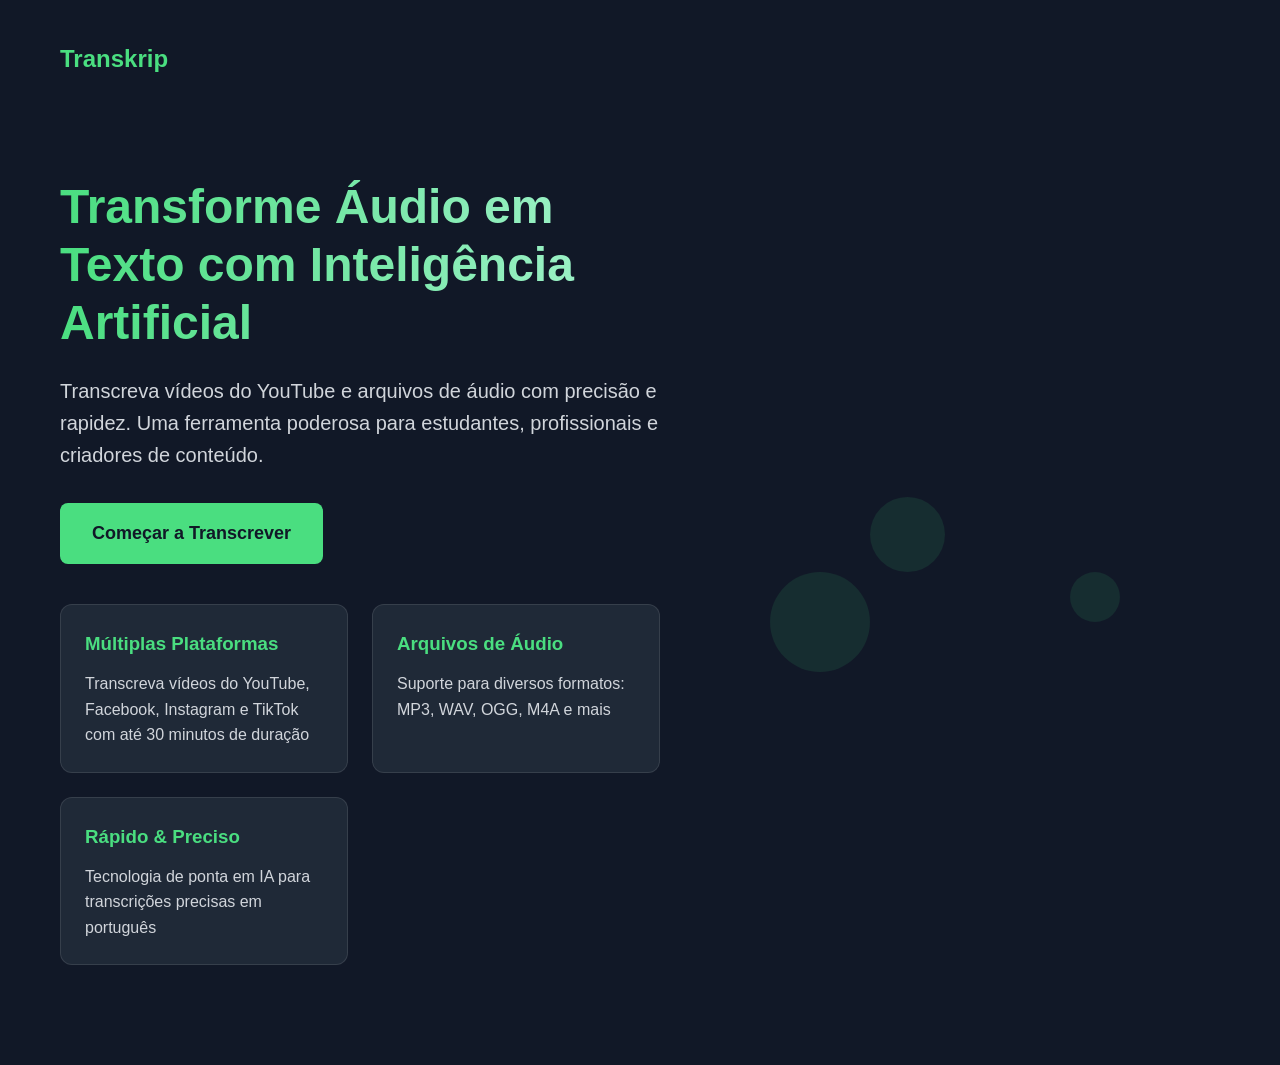
<file: templates/index.html>
<!DOCTYPE html>
<html lang="pt-BR">
<head>
    <meta charset="UTF-8">
    <meta name="viewport" content="width=device-width, initial-scale=1.0">
    <title>Transkrip - Transcrição Inteligente de Áudio</title>
    <style>
        :root {
            --primary-color: #4ADE80;
            --primary-hover: #22C55E;
            --bg-dark: #111827;
            --bg-card: #1F2937;
            --text-primary: #F9FAFB;
            --text-secondary: #D1D5DB;
        }

        * {
            margin: 0;
            padding: 0;
            box-sizing: border-box;
        }

        body {
            font-family: 'Inter', -apple-system, BlinkMacSystemFont, sans-serif;
            background-color: var(--bg-dark);
            color: var(--text-primary);
            line-height: 1.6;
        }

        .container {
            max-width: 1200px;
            margin: 0 auto;
            padding: 20px;
            min-height: 100vh;
            display: flex;
            flex-direction: column;
        }

        nav {
            display: flex;
            justify-content: space-between;
            align-items: center;
            padding: 20px 0;
        }

        .logo {
            font-size: 24px;
            font-weight: bold;
            color: var(--primary-color);
        }

        .hero {
            display: flex;
            align-items: center;
            justify-content: space-between;
            padding: 80px 0;
            gap: 40px;
        }

        .hero-content {
            flex: 1;
            max-width: 600px;
        }

        h1 {
            font-size: 48px;
            line-height: 1.2;
            margin-bottom: 24px;
            background: linear-gradient(to right, var(--primary-color), #A7F3D0);
            -webkit-background-clip: text;
            -webkit-text-fill-color: transparent;
        }

        .subtitle {
            font-size: 20px;
            color: var(--text-secondary);
            margin-bottom: 32px;
        }

        .features {
            display: grid;
            grid-template-columns: repeat(auto-fit, minmax(250px, 1fr));
            gap: 24px;
            margin-top: 40px;
        }

        .feature-card {
            background-color: var(--bg-card);
            padding: 24px;
            border-radius: 12px;
            border: 1px solid rgba(255, 255, 255, 0.1);
        }

        .feature-card h3 {
            color: var(--primary-color);
            margin-bottom: 12px;
        }

        .feature-card p {
            color: var(--text-secondary);
        }

        .cta-button {
            display: inline-block;
            background-color: var(--primary-color);
            color: var(--bg-dark);
            padding: 16px 32px;
            border-radius: 8px;
            text-decoration: none;
            font-weight: bold;
            font-size: 18px;
            transition: all 0.3s ease;
        }

        .cta-button:hover {
            background-color: var(--primary-hover);
            transform: translateY(-2px);
        }

        .illustration {
            flex: 1;
            max-width: 500px;
            position: relative;
        }

        .illustration img {
            width: 100%;
            height: auto;
            border-radius: 12px;
        }

        .floating-elements {
            position: absolute;
            width: 100%;
            height: 100%;
            top: 0;
            left: 0;
            pointer-events: none;
            z-index: -1;
        }

        .floating-element {
            position: absolute;
            background-color: var(--primary-color);
            border-radius: 50%;
            opacity: 0.1;
        }

        @media (max-width: 768px) {
            .hero {
                flex-direction: column;
                text-align: center;
                padding: 40px 0;
            }

            h1 {
                font-size: 36px;
            }

            .subtitle {
                font-size: 18px;
            }

            .illustration {
                order: -1;
            }
        }
    </style>
</head>
<body>
    <div class="container">
        <nav>
            <div class="logo">Transkrip</div>
        </nav>

        <main class="hero">
            <div class="hero-content">
                <h1>Transforme Áudio em Texto com Inteligência Artificial</h1>
                <p class="subtitle">
                    Transcreva vídeos do YouTube e arquivos de áudio com precisão e rapidez. 
                    Uma ferramenta poderosa para estudantes, profissionais e criadores de conteúdo.
                </p>
                <a href="/transcrever" class="cta-button">Começar a Transcrever</a>

                <div class="features">
                    <div class="feature-card">
                        <h3>Múltiplas Plataformas</h3>
                        <p>Transcreva vídeos do YouTube, Facebook, Instagram e TikTok com até 30 minutos de duração</p>
                    </div>
                    <div class="feature-card">
                        <h3>Arquivos de Áudio</h3>
                        <p>Suporte para diversos formatos: MP3, WAV, OGG, M4A e mais</p>
                    </div>
                    <div class="feature-card">
                        <h3>Rápido & Preciso</h3>
                        <p>Tecnologia de ponta em IA para transcrições precisas em português</p>
                    </div>
                </div>
            </div>

            <div class="illustration">
                <div class="floating-elements">
                    <div class="floating-element" style="width: 100px; height: 100px; top: 20%; left: 10%;"></div>
                    <div class="floating-element" style="width: 50px; height: 50px; top: 60%; right: 20%;"></div>
                    <div class="floating-element" style="width: 75px; height: 75px; bottom: 10%; left: 30%;"></div>
                </div>
            </div>
        </main>
    </div>
</body>
</html>
</file>
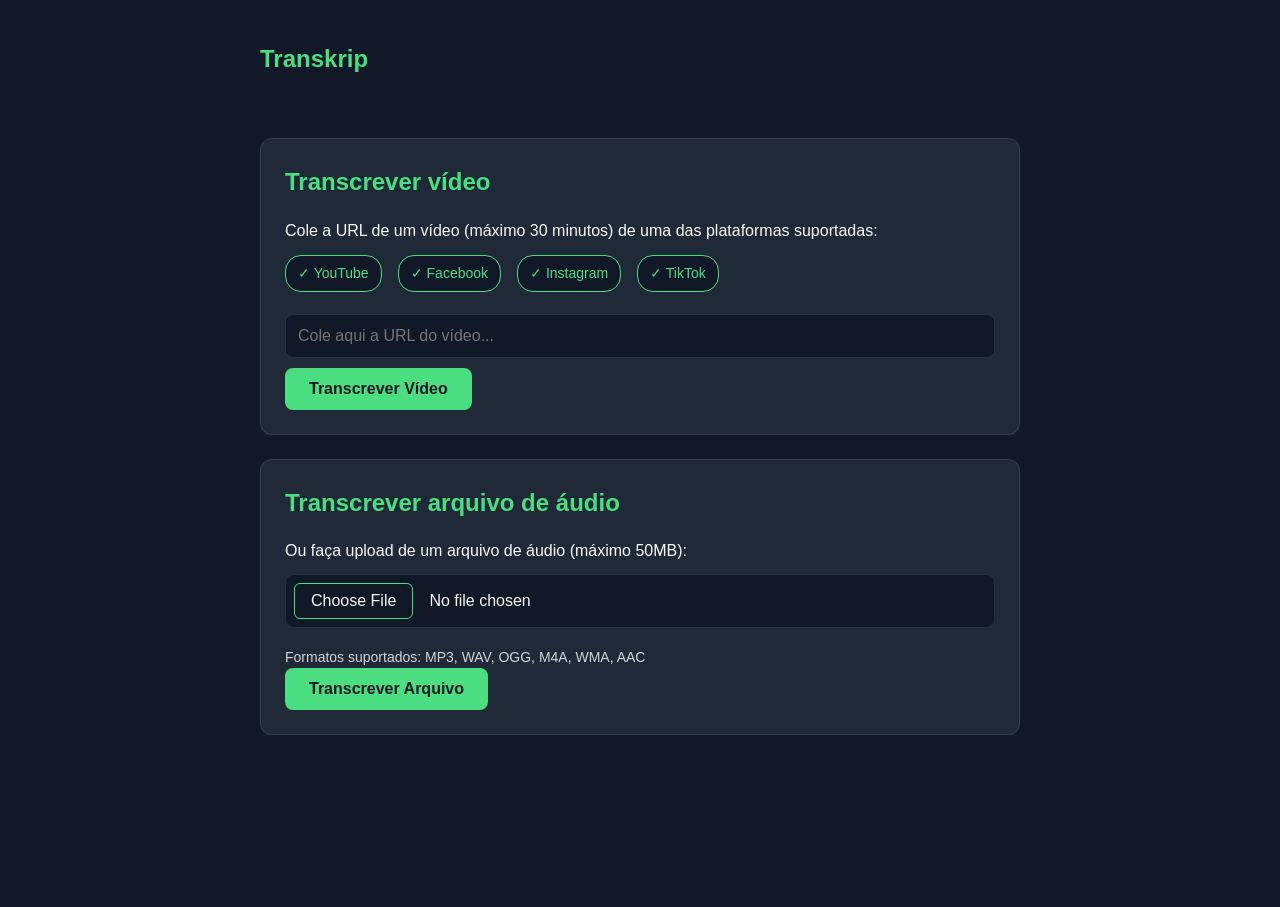
<file: templates/transcrever.html>
<!DOCTYPE html>
<html lang="pt-BR">
<head>
    <meta charset="UTF-8">
    <meta name="viewport" content="width=device-width, initial-scale=1.0">
    <title>Transkrip - Transcrever Áudio</title>
    <style>
        :root {
            --primary-color: #4ADE80;
            --primary-hover: #22C55E;
            --bg-dark: #111827;
            --bg-card: #1F2937;
            --text-primary: #F9FAFB;
            --text-secondary: #D1D5DB;
        }

        * {
            margin: 0;
            padding: 0;
            box-sizing: border-box;
        }

        body {
            font-family: 'Inter', -apple-system, BlinkMacSystemFont, sans-serif;
            background-color: var(--bg-dark);
            color: var(--text-primary);
            line-height: 1.6;
            min-height: 100vh;
        }

        .container {
            max-width: 800px;
            margin: 0 auto;
            padding: 20px;
        }

        nav {
            display: flex;
            justify-content: space-between;
            align-items: center;
            padding: 20px 0;
            margin-bottom: 40px;
        }

        .logo {
            font-size: 24px;
            font-weight: bold;
            color: var(--primary-color);
            text-decoration: none;
        }

        .section {
            background-color: var(--bg-card);
            padding: 24px;
            border-radius: 12px;
            border: 1px solid rgba(255, 255, 255, 0.1);
            margin-bottom: 24px;
            position: relative;
        }

        .section h2 {
            color: var(--primary-color);
            margin-bottom: 16px;
            font-size: 24px;
        }

        input[type="text"], input[type="file"] {
            width: 100%;
            padding: 12px;
            margin: 10px 0;
            background-color: var(--bg-dark);
            border: 1px solid rgba(255, 255, 255, 0.1);
            border-radius: 8px;
            color: var(--text-primary);
            font-size: 16px;
        }

        input[type="file"] {
            padding: 8px;
        }

        input[type="file"]::file-selector-button {
            background-color: var(--bg-dark);
            color: var(--text-primary);
            padding: 8px 16px;
            border: 1px solid var(--primary-color);
            border-radius: 6px;
            cursor: pointer;
            margin-right: 16px;
        }

        button {
            background-color: var(--primary-color);
            color: var(--bg-dark);
            padding: 12px 24px;
            border: none;
            border-radius: 8px;
            cursor: pointer;
            font-weight: bold;
            font-size: 16px;
            transition: all 0.3s ease;
        }

        button:hover {
            background-color: var(--primary-hover);
            transform: translateY(-2px);
        }

        button:disabled {
            background-color: #374151;
            cursor: not-allowed;
            transform: none;
        }

        .loading {
            display: none;
            color: var(--primary-color);
            margin: 20px 0;
            font-weight: 500;
            text-align: center;
        }

        .progress-bar {
            width: 100%;
            height: 4px;
            background-color: var(--bg-dark);
            border-radius: 2px;
            overflow: hidden;
            margin-top: 10px;
        }

        .progress-bar-fill {
            height: 100%;
            background-color: var(--primary-color);
            animation: progress-animation 2s infinite linear;
            transform-origin: 0% 50%;
        }

        @keyframes progress-animation {
            0% {
                transform: translateX(0) scaleX(0);
            }
            50% {
                transform: translateX(0) scaleX(0.5);
            }
            100% {
                transform: translateX(100%) scaleX(0);
            }
        }

        #resultado {
            margin-top: 24px;
            padding: 20px;
            padding-top: 60px;
            background-color: var(--bg-dark);
            border-radius: 8px;
            white-space: pre-wrap;
            color: var(--text-secondary);
        }

        .erro {
            color: #EF4444;
            margin-top: 12px;
            padding: 12px;
            background-color: rgba(239, 68, 68, 0.1);
            border-radius: 6px;
        }

        .file-info {
            font-size: 14px;
            color: var(--text-secondary);
            margin-top: 8px;
        }

        .platforms {
            display: flex;
            gap: 16px;
            margin: 12px 0;
            flex-wrap: wrap;
        }
        
        .platform {
            background-color: var(--bg-dark);
            color: var(--primary-color);
            padding: 6px 12px;
            border-radius: 16px;
            font-size: 14px;
            border: 1px solid var(--primary-color);
        }

        .clear-btn {
            position: absolute;
            top: 12px;
            right: 12px;
            background: none;
            border: 1px solid var(--primary-color);
            color: var(--primary-color);
            padding: 6px 12px;
            font-size: 14px;
            z-index: 1;
        }

        .clear-btn:hover {
            background-color: rgba(74, 222, 128, 0.1);
        }

        #resultado-container {
            position: relative;
            background-color: var(--bg-dark);
            border-radius: 8px;
            padding: 12px;
            margin-top: 24px;
        }
    </style>
</head>
<body>
    <div class="container">
        <nav>
            <a href="/" class="logo">Transkrip</a>
        </nav>

        <div class="section">
            <h2>Transcrever vídeo</h2>
            <p>Cole a URL de um vídeo (máximo 30 minutos) de uma das plataformas suportadas:</p>
            <div class="platforms">
                <span class="platform">✓ YouTube</span>
                <span class="platform">✓ Facebook</span>
                <span class="platform">✓ Instagram</span>
                <span class="platform">✓ TikTok</span>
            </div>
            
            <input type="text" id="url" placeholder="Cole aqui a URL do vídeo...">
            <button onclick="transcreverYoutube()" id="btnYoutube">Transcrever Vídeo</button>
            <div id="loadingYoutube" class="loading">
                Processando... Por favor, aguarde.
                <div class="progress-bar">
                    <div class="progress-bar-fill"></div>
                </div>
                <div class="loading-steps" style="margin-top: 10px; font-size: 14px;"></div>
            </div>
        </div>

        <div class="section">
            <h2>Transcrever arquivo de áudio</h2>
            <p>Ou faça upload de um arquivo de áudio (máximo 50MB):</p>
            
            <input type="file" id="audioFile" accept=".mp3,.wav,.ogg,.m4a,.wma,.aac">
            <div class="file-info">Formatos suportados: MP3, WAV, OGG, M4A, WMA, AAC</div>
            <button onclick="transcreverArquivo()" id="btnArquivo">Transcrever Arquivo</button>
            <div id="loadingArquivo" class="loading">
                Processando... Por favor, aguarde.
                <div class="progress-bar">
                    <div class="progress-bar-fill"></div>
                </div>
                <div class="loading-steps" style="margin-top: 10px; font-size: 14px;"></div>
            </div>
        </div>

        <div id="resultado-container">
            <button onclick="limparResultado()" class="clear-btn" id="btnLimpar" style="display: none;">Limpar resultado</button>
            <div id="resultado"></div>
        </div>
    </div>

    <script>
        function limparResultado() {
            const resultado = document.getElementById('resultado');
            const btnLimpar = document.getElementById('btnLimpar');
            resultado.textContent = '';
            btnLimpar.style.display = 'none';
        }

        function mostrarResultado(texto, isError = false) {
            const resultado = document.getElementById('resultado');
            const btnLimpar = document.getElementById('btnLimpar');
            
            if (isError) {
                resultado.innerHTML = `<div class="erro">${texto}</div>`;
            } else {
                resultado.textContent = texto;
            }
            
            btnLimpar.style.display = 'block';
            resultado.scrollIntoView({ behavior: 'smooth' });
        }

        function atualizarStatus(loading, mensagem) {
            const stepsDiv = loading.querySelector('.loading-steps');
            stepsDiv.textContent = mensagem;
        }

        async function transcreverYoutube() {
            const urlInput = document.getElementById('url');
            const btnYoutube = document.getElementById('btnYoutube');
            const loading = document.getElementById('loadingYoutube');
            
            const url = urlInput.value.trim();
            if (!url) {
                mostrarResultado('Por favor, insira uma URL.', true);
                return;
            }
            
            btnYoutube.disabled = true;
            loading.style.display = 'block';
            
            try {
                const formData = new FormData();
                formData.append('url', url);
                
                const controller = new AbortController();
                const timeoutId = setTimeout(() => controller.abort(), 300000); // 5 minutos de timeout

                atualizarStatus(loading, '1/3 Baixando o vídeo...');
                
                console.log('Iniciando requisição para:', '/transcrever');
                const response = await fetch('/transcrever', {
                    method: 'POST',
                    body: formData,
                    signal: controller.signal,
                    headers: {
                        'Accept': 'application/json'
                    }
                });
                
                clearTimeout(timeoutId);
                console.log('Status da resposta:', response.status);
                console.log('Headers:', Object.fromEntries(response.headers.entries()));

                let data;
                const contentType = response.headers.get('content-type');
                console.log('Content-Type:', contentType);
                
                const responseText = await response.text();
                console.log('Resposta bruta:', responseText);
                
                try {
                    data = JSON.parse(responseText);
                } catch (e) {
                    console.error('Erro ao fazer parse do JSON:', e);
                    throw new Error('Resposta do servidor não é JSON válido');
                }

                if (!response.ok) {
                    throw new Error(data.error || 'Erro ao processar o vídeo');
                }

                atualizarStatus(loading, '2/3 Extraindo áudio...');
                await new Promise(resolve => setTimeout(resolve, 1000));
                
                atualizarStatus(loading, '3/3 Transcrevendo áudio...');
                
                if (data.error) {
                    mostrarResultado(data.error, true);
                } else {
                    mostrarResultado(data.transcricao);
                }
            } catch (error) {
                console.error('Erro completo:', error);
                if (error.name === 'AbortError') {
                    mostrarResultado('A requisição demorou muito tempo. Tente novamente.', true);
                } else {
                    mostrarResultado(error.message || 'Erro ao processar a requisição. Tente novamente.', true);
                }
            } finally {
                btnYoutube.disabled = false;
                loading.style.display = 'none';
                urlInput.value = '';
            }
        }

        async function transcreverArquivo() {
            const fileInput = document.getElementById('audioFile');
            const btnArquivo = document.getElementById('btnArquivo');
            const loading = document.getElementById('loadingArquivo');
            
            if (!fileInput.files || fileInput.files.length === 0) {
                mostrarResultado('Por favor, selecione um arquivo.', true);
                return;
            }
            
            const maxSize = 50 * 1024 * 1024;
            if (fileInput.files[0].size > maxSize) {
                mostrarResultado('O arquivo deve ter no máximo 50MB.', true);
                return;
            }
            
            btnArquivo.disabled = true;
            loading.style.display = 'block';
            
            try {
                const formData = new FormData();
                formData.append('audio', fileInput.files[0]);
                
                const controller = new AbortController();
                const timeoutId = setTimeout(() => controller.abort(), 300000); // 5 minutos de timeout

                atualizarStatus(loading, '1/2 Processando arquivo...');
                
                const response = await fetch('/transcrever_arquivo', {
                    method: 'POST',
                    body: formData,
                    signal: controller.signal,
                    headers: {
                        'Accept': 'application/json'
                    }
                });
                
                clearTimeout(timeoutId);

                let data;
                const contentType = response.headers.get('content-type');
                if (contentType && contentType.includes('application/json')) {
                    data = await response.json();
                } else {
                    throw new Error('Resposta do servidor não é JSON válido');
                }

                if (!response.ok) {
                    throw new Error(data.error || 'Erro ao processar o arquivo');
                }

                atualizarStatus(loading, '2/2 Transcrevendo áudio...');
                
                if (data.error) {
                    mostrarResultado(data.error, true);
                } else {
                    mostrarResultado(data.transcricao);
                }
            } catch (error) {
                console.error('Erro completo:', error);
                if (error.name === 'AbortError') {
                    mostrarResultado('A requisição demorou muito tempo. Tente novamente.', true);
                } else {
                    mostrarResultado(error.message || 'Erro ao processar a requisição. Tente novamente.', true);
                }
            } finally {
                btnArquivo.disabled = false;
                loading.style.display = 'none';
                fileInput.value = '';
            }
        }
    </script>
</body>
</html>
</file>
